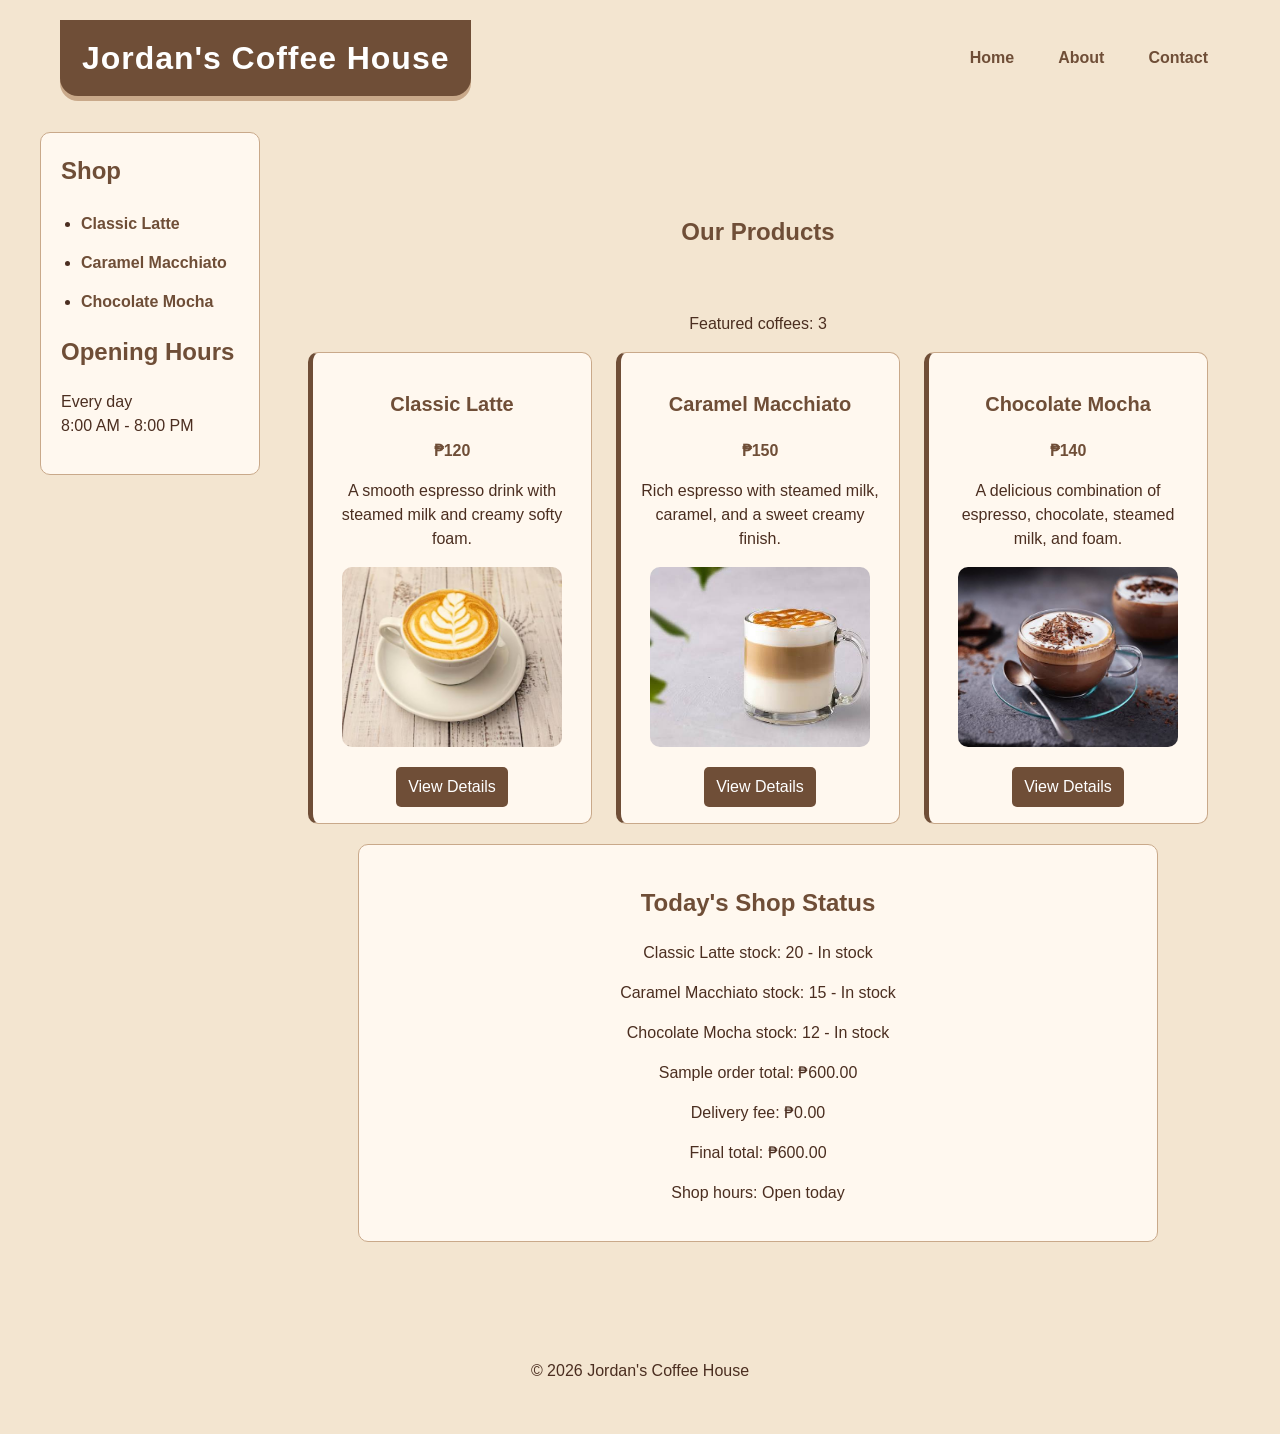
<file: index.html>
<!DOCTYPE html>
<html lang="en">
<head>
    <meta charset="UTF-8">
    <meta name="viewport" content="width=device-width, initial-scale=1.0">
    <title>Jordan's Coffee House</title>
    <link rel="stylesheet" href="Style/style.css">

</head>
<body>
<div class="page">
<header class="site-header">
    <h1 id="shop-name">Jordan's Coffee House</h1>

    <nav>
        <ul>
            <li>
                <a href="index.html">Home</a>
            </li>
            <li>
                <a href="about.html">About</a>
            </li>
            <li>
                <a href="contact.html">Contact</a>
            </li>
        </ul>
    </nav>
</header>

<aside class="shop-sidebar">
    <h2>Shop</h2>
    <ul>
        <li><a href="products/classic-latte.html">Classic Latte</a></li>
        <li><a href="products/caramel-macchiato.html">Caramel Macchiato</a></li>
        <li><a href="products/chocolate-mocha.html">Chocolate Mocha</a></li>
    </ul>
    <h2>Opening Hours</h2>
    <p>Every day<br>8:00 AM - 8:00 PM</p>
</aside>

<main>
    <h2 class="page-heading">Our Products</h2>
    <p>Featured coffees: <span id="product-count">0</span></p>

    <div class="product-grid">
        <article class="product-card">
        <h3 class="product-name">Classic Latte</h3>
        <p>₱120</p>
        <p>A smooth espresso drink with steamed milk and creamy softy foam.</p>
        <img src="image/latte.jpg" alt="A freshly brewed classic latte">
        <a href="products/classic-latte.html">View Details</a>
    </article>

    <article class="product-card">
        <h3 class="product-name">Caramel Macchiato</h3>
        <p>₱150</p>
        <p>Rich espresso with steamed milk, caramel, and a sweet creamy finish.</p>
        <img src="image/caramel macchiato.jpg" alt="A cup of caramel macchiato">
        <a href="products/caramel-macchiato.html">View Details</a>
    </article>

    <article class="product-card">
        <h3 class="product-name">Chocolate Mocha</h3>
        <p>₱140</p>
        <p>A delicious combination of espresso, chocolate, steamed milk, and foam.</p>
        <img src="image/chocolate mocha.jpg" alt="A cup of chocolate mocha coffee">
        <a href="products/chocolate-mocha.html">View Details</a>
        </article>
    </div>

    <section aria-labelledby="shop-status-heading">
        <h2 id="shop-status-heading">Today's Shop Status</h2>
        <p>Classic Latte stock: <span id="classic-latte-stock">Checking stock...</span></p>
        <p>Caramel Macchiato stock: <span id="caramel-macchiato-stock">Checking stock...</span></p>
        <p>Chocolate Mocha stock: <span id="chocolate-mocha-stock">Checking stock...</span></p>
        <p>Sample order total: <span id="order-total">₱0.00</span></p>
        <p>Delivery fee: <span id="delivery-fee">₱0.00</span></p>
        <p>Final total: <span id="final-total">₱0.00</span></p>
        <p>Shop hours: <span id="shop-status">Checking hours...</span></p>
    </section>
</main>

<footer>
    <p id="copyright">&copy; 2026 Jordan's Coffee House</p>
</footer>
</div>
<script src="script.js"></script>
</body>
</html>
</file>
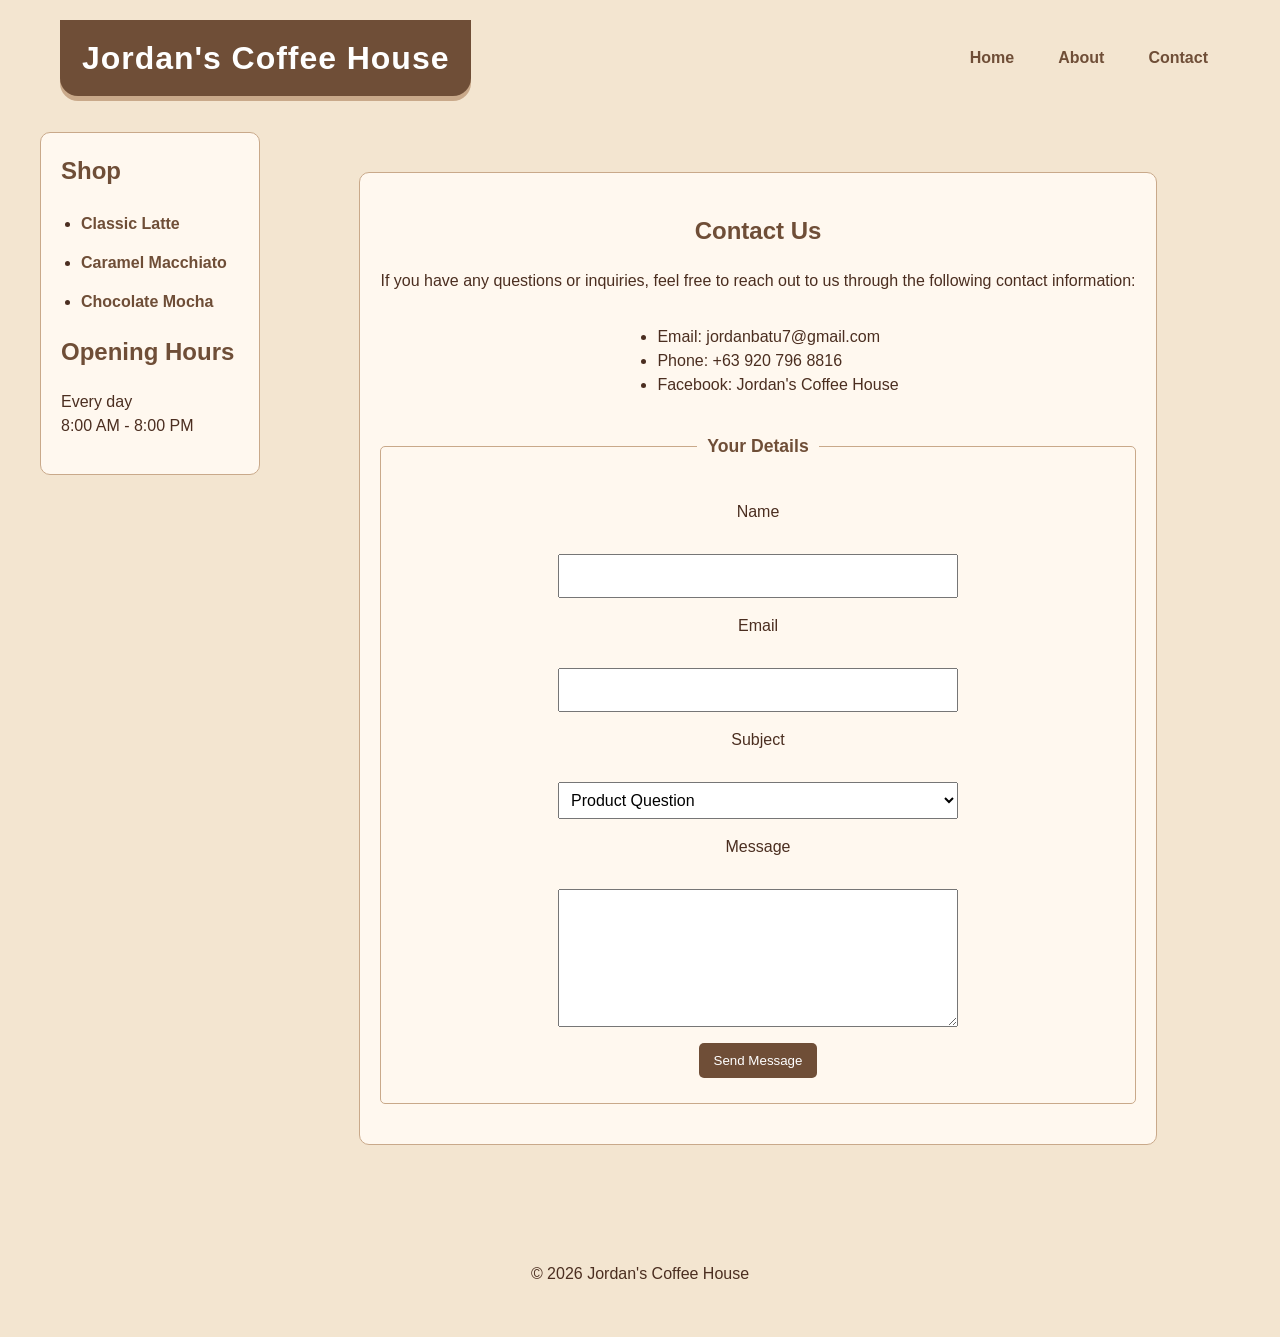
<file: contact.html>
<!DOCTYPE html>
<html lang="en">
<head>
    <meta charset="UTF-8">
    <meta name="viewport" content="width=device-width, initial-scale=1.0">
    <title>Contact Us</title>
    <link rel="stylesheet" href="Style/style.css">

</head>
<body>
    <div class="page">
    <header class="site-header">
        <h1 id="shop-name">Jordan's Coffee House</h1>
        <nav>
            <ul>
                <li><a href="index.html">Home</a></li>
                <li><a href="about.html">About</a></li>
                <li><a href="contact.html">Contact</a></li>
            </ul>
        </nav>
    </header>

    <aside class="shop-sidebar">
        <h2>Shop</h2>
        <ul>
            <li><a href="products/classic-latte.html">Classic Latte</a></li>
            <li><a href="products/caramel-macchiato.html">Caramel Macchiato</a></li>
            <li><a href="products/chocolate-mocha.html">Chocolate Mocha</a></li>
        </ul>
        <h2>Opening Hours</h2>
        <p>Every day<br>8:00 AM - 8:00 PM</p>
    </aside>

    <main>
        <section>
            <h2>Contact Us</h2>

            <p>
                If you have any questions or inquiries, feel free to reach out
                to us through the following contact information:
            </p>

            <ul>
                <li>Email: jordanbatu7@gmail.com</li>
                <li>Phone: +63 920 796 8816</li>
                <li>Facebook: Jordan's Coffee House</li>
            </ul>

            <form class="contact-form" action="#" method="post">

                <fieldset>
                    <legend>Your Details</legend>

                    <p>
                        <label for="name">Name</label><br>
                        <input type="text" id="name" name="name" required>
                    </p>

                    <p>
                        <label for="email">Email</label><br>
                        <input type="email" id="email" name="email" required>
                    </p>

                    <p>
                        <label for="subject">Subject</label><br>
                        <select id="subject" name="subject">
                            <option value="product-question">Product Question</option>
                            <option value="order-status">Order Status</option>
                            <option value="wholesale-inquiry">Wholesale Inquiry</option>
                            <option value="other">Other</option>
                        </select>
                    </p>

                    <p>
                        <label for="message">Message</label><br>
                        <textarea id="message" name="message" rows="5" required></textarea>
                    </p>

                    <button type="submit">Send Message</button>

                </fieldset>

            </form>

        </section>
    </main>

    <footer>
        <p id="copyright">&copy; 2026 Jordan's Coffee House</p>
    </footer>
    </div>
    <script src="script.js"></script>
</body>
</html>
</file>
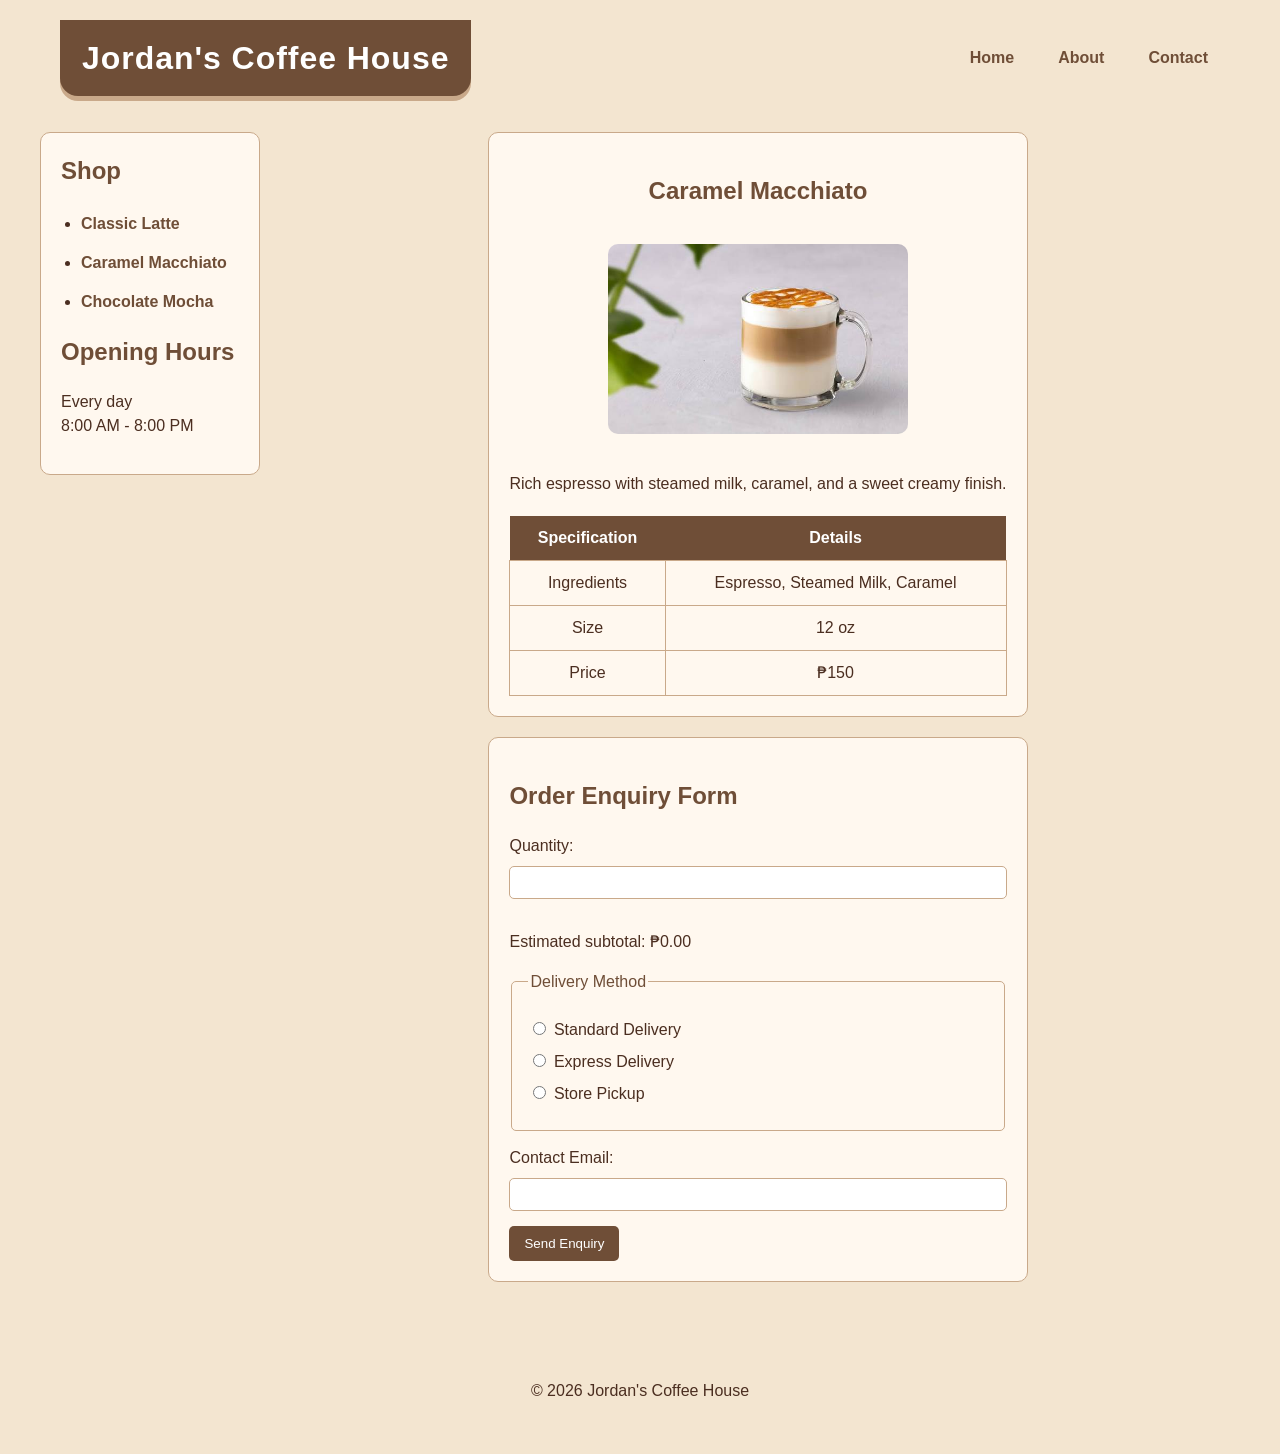
<file: products/caramel-macchiato.html>
<!DOCTYPE html>
<html lang="en">
<head>
    <meta charset="UTF-8">
    <meta name="viewport" content="width=device-width, initial-scale=1.0">
    <title>Caramel Macchiato | Jordan's Coffee House</title>
    <link rel="stylesheet" href="../Style/products.css">
</head>
<body>
    <div class="page">
    <header class="site-header">
        <h1 id="shop-name">Jordan's Coffee House</h1>
        <nav>
            <ul>
                <li><a href="../index.html">Home</a></li>
                <li><a href="../about.html">About</a></li>
                <li><a href="../contact.html">Contact</a></li>
            </ul>
        </nav>
    </header>

    <aside class="shop-sidebar">
        <h2>Shop</h2>
        <ul>
            <li><a href="classic-latte.html">Classic Latte</a></li>
            <li><a href="caramel-macchiato.html">Caramel Macchiato</a></li>
            <li><a href="chocolate-mocha.html">Chocolate Mocha</a></li>
        </ul>
        <h2>Opening Hours</h2>
        <p>Every day<br>8:00 AM - 8:00 PM</p>
    </aside>

    <main>
        <section>
            <h2>Caramel Macchiato</h2>
            <img src="../image/caramel macchiato.jpg" alt="A cup of caramel macchiato">
            <p>Rich espresso with steamed milk, caramel, and a sweet creamy finish.</p>
            <table>
                <tr><th>Specification</th><th>Details</th></tr>
                <tr><td>Ingredients</td><td>Espresso, Steamed Milk, Caramel</td></tr>
                <tr><td>Size</td><td>12 oz</td></tr>
                <tr><td>Price</td><td data-price="150">₱150</td></tr>
            </table>
        </section>

        <section class="order-form">
            <h2>Order Enquiry Form</h2>
            <form action="#" method="post">
                <label for="quantity">Quantity:</label>
                <input type="number" id="quantity" name="quantity" min="1" max="20" required>
                <p>Estimated subtotal: <span id="subtotal">₱0.00</span></p>
                <fieldset>
                    <legend>Delivery Method</legend>
                    <label><input type="radio" name="delivery" value="standard" required> Standard Delivery</label>
                    <label><input type="radio" name="delivery" value="express"> Express Delivery</label>
                    <label><input type="radio" name="delivery" value="pickup"> Store Pickup</label>
                </fieldset>
                <label for="order-email">Contact Email:</label>
                <input type="email" id="order-email" name="order-email" required>
                <button type="submit">Send Enquiry</button>
            </form>
        </section>
    </main>

    <footer><p id="copyright">&copy; 2026 Jordan's Coffee House</p></footer>
    </div>
    <script src="../script.js"></script>
</body>
</html>
</file>
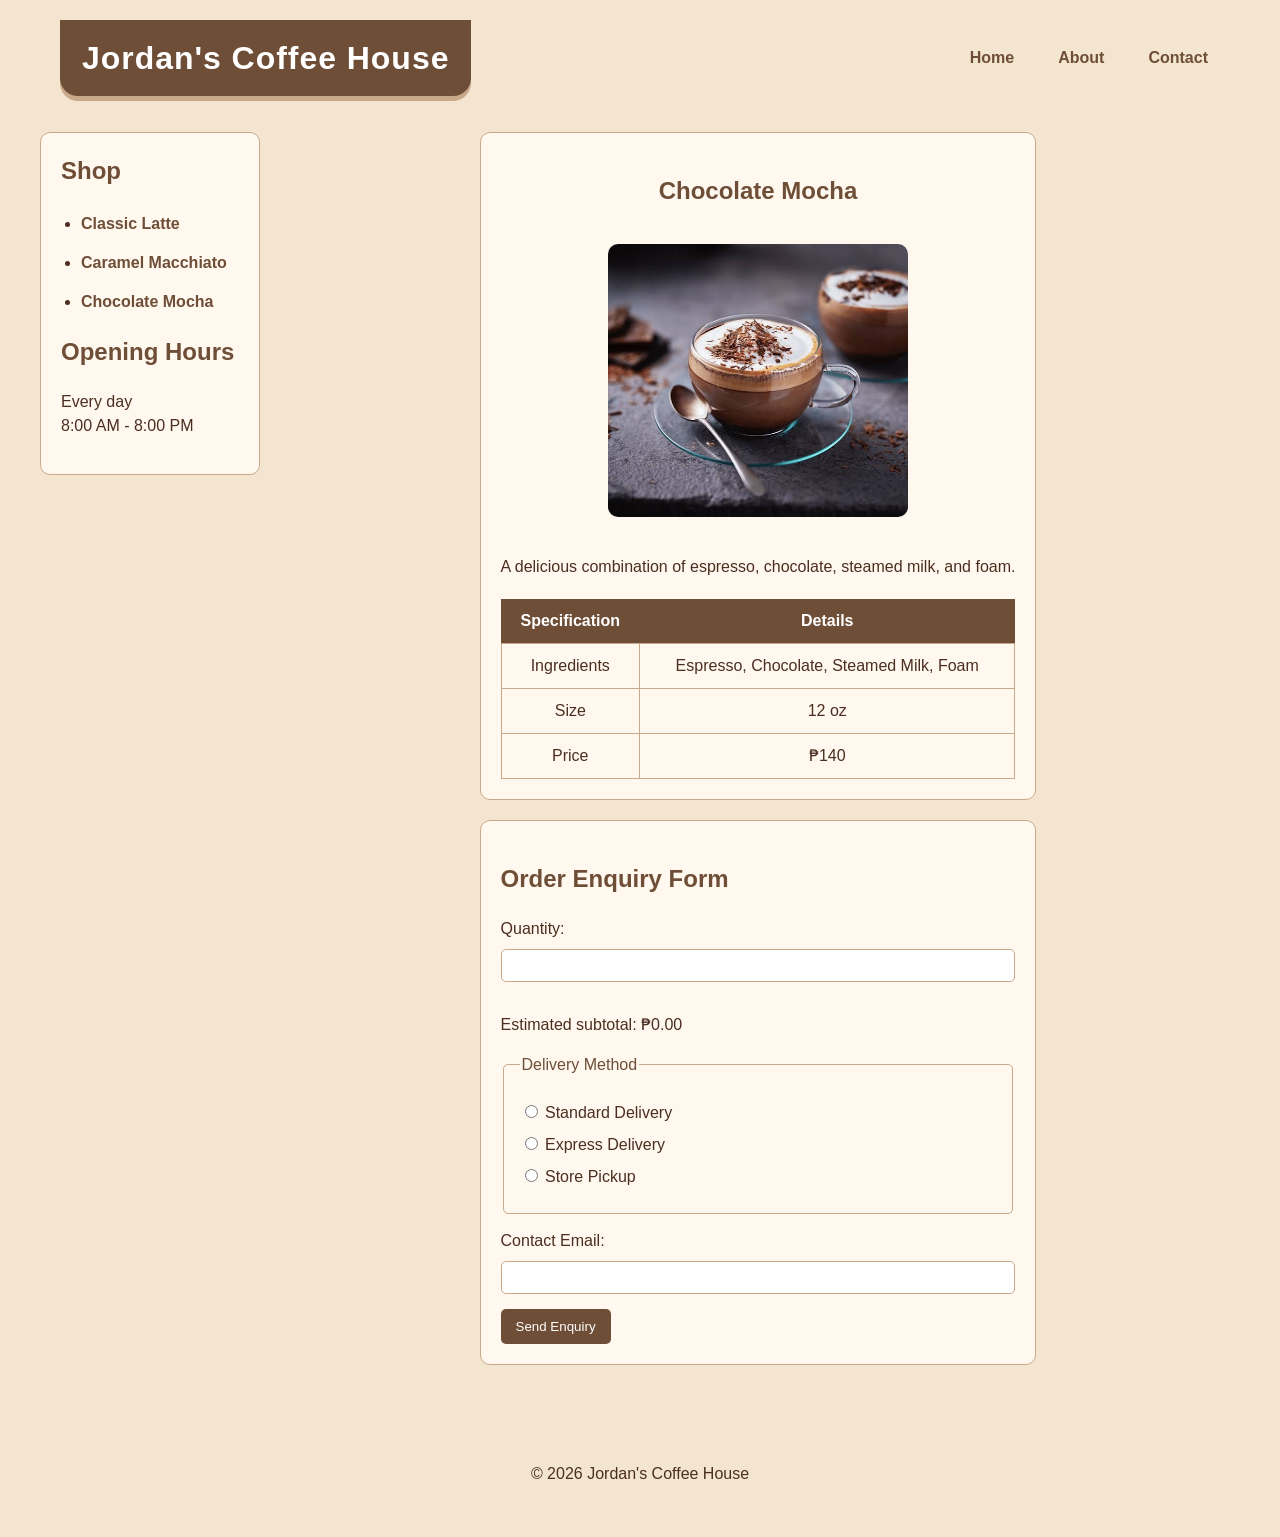
<file: products/chocolate-mocha.html>
<!DOCTYPE html>
<html lang="en">
<head>
    <meta charset="UTF-8">
    <meta name="viewport" content="width=device-width, initial-scale=1.0">
    <title>Chocolate Mocha | Jordan's Coffee House</title>
    <link rel="stylesheet" href="../Style/products.css">
</head>
<body>
    <div class="page">
    <header class="site-header">
        <h1 id="shop-name">Jordan's Coffee House</h1>
        <nav>
            <ul>
                <li><a href="../index.html">Home</a></li>
                <li><a href="../about.html">About</a></li>
                <li><a href="../contact.html">Contact</a></li>
            </ul>
        </nav>
    </header>

    <aside class="shop-sidebar">
        <h2>Shop</h2>
        <ul>
            <li><a href="classic-latte.html">Classic Latte</a></li>
            <li><a href="caramel-macchiato.html">Caramel Macchiato</a></li>
            <li><a href="chocolate-mocha.html">Chocolate Mocha</a></li>
        </ul>
        <h2>Opening Hours</h2>
        <p>Every day<br>8:00 AM - 8:00 PM</p>
    </aside>

    <main>
        <section>
            <h2>Chocolate Mocha</h2>
            <img src="../image/chocolate mocha.jpg" alt="A cup of chocolate mocha coffee">
            <p>A delicious combination of espresso, chocolate, steamed milk, and foam.</p>
            <table>
                <tr><th>Specification</th><th>Details</th></tr>
                <tr><td>Ingredients</td><td>Espresso, Chocolate, Steamed Milk, Foam</td></tr>
                <tr><td>Size</td><td>12 oz</td></tr>
                <tr><td>Price</td><td data-price="140">₱140</td></tr>
            </table>
        </section>

        <section class="order-form">
            <h2>Order Enquiry Form</h2>
            <form action="#" method="post">
                <label for="quantity">Quantity:</label>
                <input type="number" id="quantity" name="quantity" min="1" max="20" required>
                <p>Estimated subtotal: <span id="subtotal">₱0.00</span></p>
                <fieldset>
                    <legend>Delivery Method</legend>
                    <label><input type="radio" name="delivery" value="standard" required> Standard Delivery</label>
                    <label><input type="radio" name="delivery" value="express"> Express Delivery</label>
                    <label><input type="radio" name="delivery" value="pickup"> Store Pickup</label>
                </fieldset>
                <label for="order-email">Contact Email:</label>
                <input type="email" id="order-email" name="order-email" required>
                <button type="submit">Send Enquiry</button>
            </form>
        </section>
    </main>

    <footer><p id="copyright">&copy; 2026 Jordan's Coffee House</p></footer>
    </div>
    <script src="../script.js"></script>
</body>
</html>
</file>
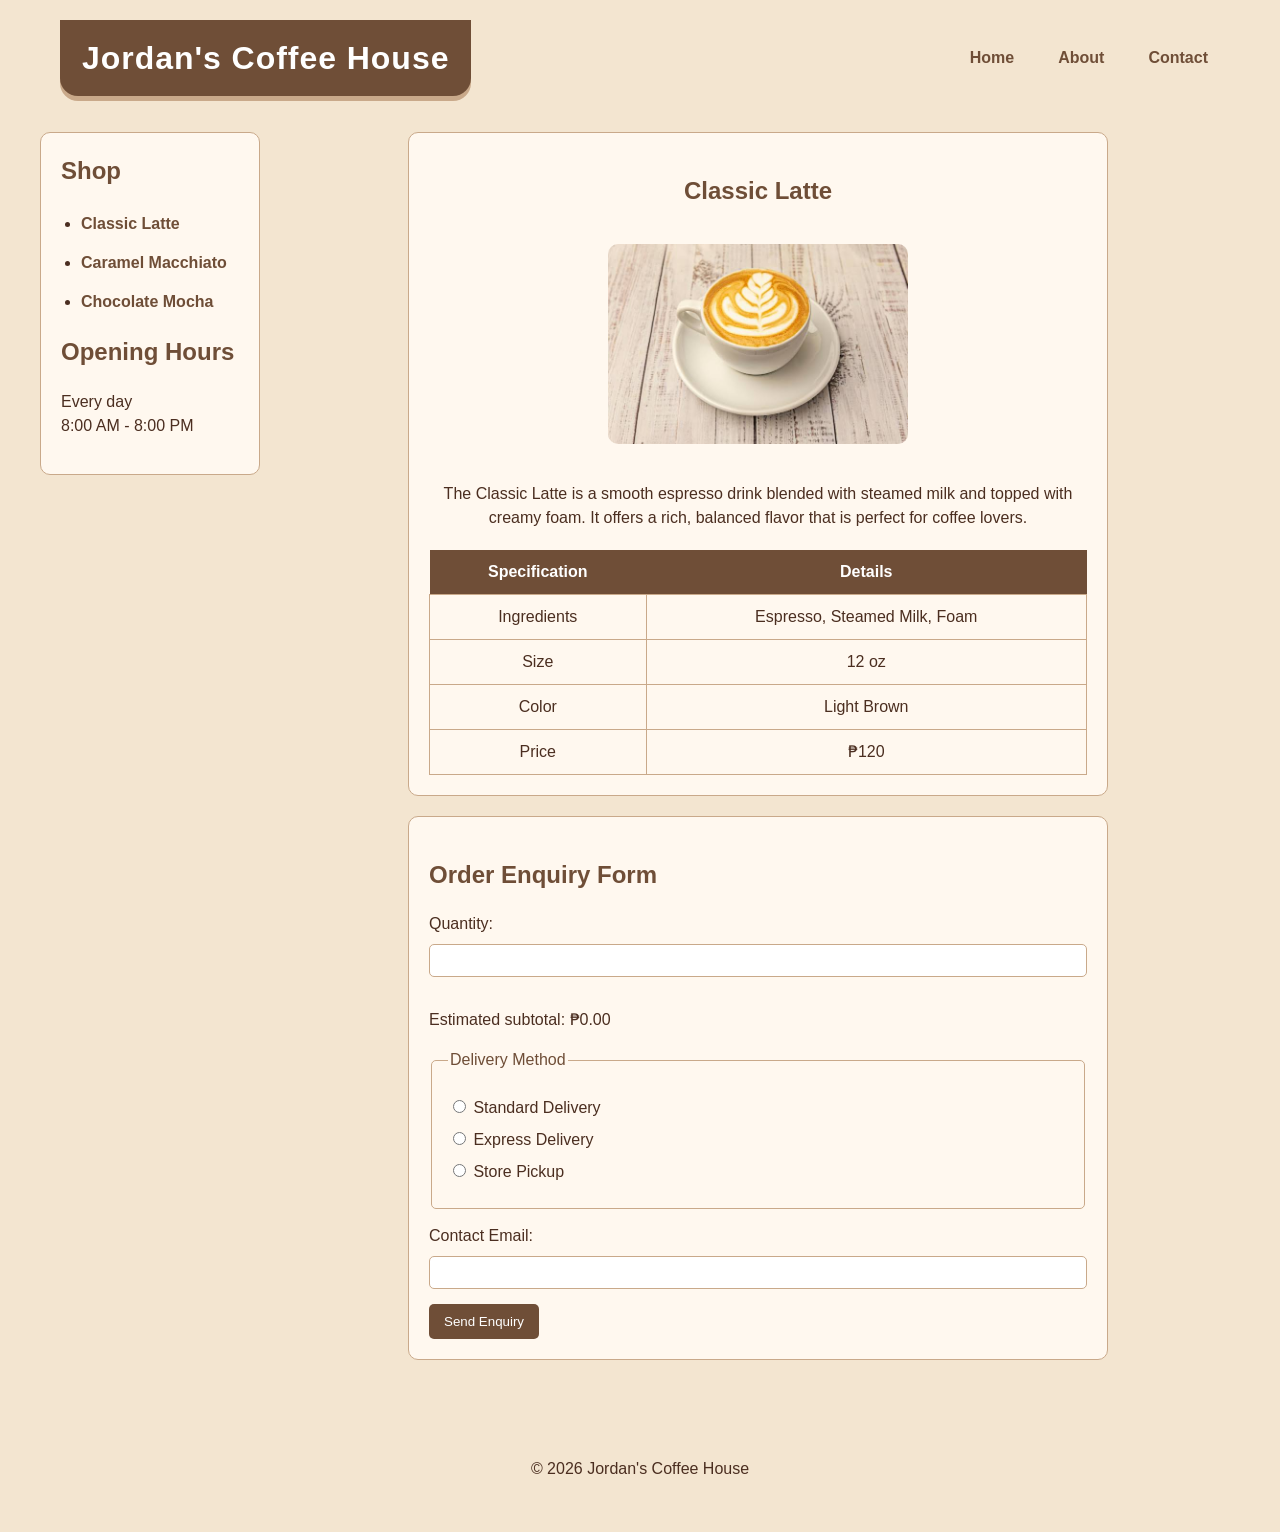
<file: products/classic-latte.html>
<!DOCTYPE html>
<html lang="en">
<head>
    <meta charset="UTF-8">
    <meta name="viewport" content="width=device-width, initial-scale=1.0">
    <title>Classic Latte | Jordan's Coffee House</title>
    <link rel="stylesheet" href="../Style/products.css">
</head>
<body>
    <div class="page">
    <header class="site-header">
        <h1 id="shop-name">Jordan's Coffee House</h1>
        <nav>
            <ul>
                <li><a href="../index.html">Home</a></li>
                <li><a href="../about.html">About</a></li>
                <li><a href="../contact.html">Contact</a></li>
            </ul>
        </nav>
    </header>

    <aside class="shop-sidebar">
        <h2>Shop</h2>
        <ul>
            <li><a href="classic-latte.html">Classic Latte</a></li>
            <li><a href="caramel-macchiato.html">Caramel Macchiato</a></li>
            <li><a href="chocolate-mocha.html">Chocolate Mocha</a></li>
        </ul>
        <h2>Opening Hours</h2>
        <p>Every day<br>8:00 AM - 8:00 PM</p>
    </aside>

    <main>
        <section>
            <h2>Classic Latte</h2>
            <img src="../image/latte.jpg" alt="A freshly brewed classic latte">
            <p>The Classic Latte is a smooth espresso drink blended with steamed milk and topped with creamy foam. It offers a rich, balanced flavor that is perfect for coffee lovers.</p>
            <table>
                <tr><th>Specification</th><th>Details</th></tr>
                <tr><td>Ingredients</td><td>Espresso, Steamed Milk, Foam</td></tr>
                <tr><td>Size</td><td>12 oz</td></tr>
                <tr><td>Color</td><td>Light Brown</td></tr>
                <tr><td>Price</td><td data-price="120">₱120</td></tr>
            </table>
        </section>

        <section class="order-form">
            <h2>Order Enquiry Form</h2>
            <form action="#" method="post">
                <label for="quantity">Quantity:</label>
                <input type="number" id="quantity" name="quantity" min="1" max="20" required>
                <p>Estimated subtotal: <span id="subtotal">₱0.00</span></p>
                <fieldset>
                    <legend>Delivery Method</legend>
                    <label><input type="radio" name="delivery" value="standard" required> Standard Delivery</label>
                    <label><input type="radio" name="delivery" value="express"> Express Delivery</label>
                    <label><input type="radio" name="delivery" value="pickup"> Store Pickup</label>
                </fieldset>
                <label for="order-email">Contact Email:</label>
                <input type="email" id="order-email" name="order-email" required>
                <button type="submit">Send Enquiry</button>
            </form>
        </section>
    </main>

    <footer><p id="copyright">&copy; 2026 Jordan's Coffee House</p></footer>
    </div>
    <script src="../script.js"></script>
</body>
</html>
</file>
<file: Style/style.css>
/* =========================
   1. VARIABLES
========================= */
:root {
    --brand-color: #6f4e37;
    --dark-ink: #4b2e20;
    --muted-grey: #777;
    --light-bg: #f3e5d0;
    --card-bg: #fff8ef;
    --border-color: #c9a98a;
}

/* =========================
   2. BASE STYLES
========================= */
* {
    box-sizing: border-box;
}

.page {
    display: grid;
    grid-template-columns: minmax(0, 1fr);
    grid-template-areas:
        "masthead"
        "main"
        "side"
        "foot";
    gap: 16px;
    max-width: 1200px;
    margin: 0 auto;
}

.site-header {
    grid-area: masthead;
}

.shop-sidebar {
    grid-area: side;
    align-self: start;
    padding: 20px;
    background-color: var(--card-bg);
    border: 1px solid var(--border-color);
    border-radius: 10px;
    text-align: left;
}

.shop-sidebar ul {
    padding-left: 20px;
}

.shop-sidebar a {
    display: inline-block;
    padding: 3px 0;
    font-weight: bold;
    text-decoration: none;
    border-bottom: 1px solid transparent;
}

.shop-sidebar a:hover {
    border-bottom-color: var(--brand-color);
}

.shop-sidebar li {
    margin: 8px 0;
}

.shop-sidebar h2 {
    margin-top: 0;
}

main {
    grid-area: main;
    min-width: 0;
    max-width: none;
    margin: 0;
}

footer {
    grid-area: foot;
}

body {
    font-family: Arial, sans-serif;
    line-height: 1.5;
    background-color: var(--light-bg);
    color: var(--dark-ink);
    text-align: center;
    margin: 0;
    padding: 20px;
}

a {
    color: var(--brand-color);
    text-decoration-thickness: 1px;
    text-underline-offset: 3px;
    transition: color 0.2s ease, background-color 0.2s ease;
}

a:hover {
    color: var(--dark-ink);
}

a:focus-visible {
    outline: 3px solid var(--brand-color);
    outline-offset: 3px;
}

h1 {
    background-color: var(--brand-color);
    color: white;
    padding: 14px 22px;
    margin: 0;
    border-radius: 0 0 18px 18px;
    box-shadow: 0 5px 0 var(--border-color);
    letter-spacing: 0.03em;
}

h2,
h3 {
    color: var(--brand-color);
}

img {
    max-width: 100%;
    border-radius: 10px;
}

/* =========================
   3. LAYOUT REGIONS
========================= */
section {
    background-color: var(--card-bg);
    padding: 20px;
    max-width: 800px;
    margin: 20px auto;
    border: 1px solid var(--muted-grey);
    border-radius: 10px;
}
/* HEADER */
.site-header {
    display: flex;
    flex-direction: column;
    align-items: stretch;
    gap: 12px;
    margin-bottom: 20px;
    padding: 0;
}

/* NAVIGATION */
.site-header nav ul {
    display: flex;
    justify-content: center;
    flex-wrap: wrap;
    gap: 8px;
    list-style: none;
    padding: 0;
    margin: 0;
}
.site-header nav ul li {
    margin: 0;
}

nav a {
    display: block;
    text-decoration: none;
    color: var(--brand-color);
    font-weight: bold;
    padding: 8px 12px;
    border-radius: 5px;
    transition: 0.3s;
}

nav a:hover {
    background-color: var(--brand-color);
    color: white;
}

/* MAIN CONTENT */
.page-heading {
    display: flex;
    justify-content: center;
    align-items: center;
    min-height: 120px;
}

section {
    background-color: var(--card-bg);
    padding: 20px;
    border: 1px solid var(--border-color);
    border-radius: 10px;
}

/* FOOTER */
footer {
    margin-top: 30px;
    padding: 15px;
}

/* =========================
   4. COMPONENTS
========================= */

/* Product Cards */
.product-grid {
    display: flex;
    flex-wrap: wrap;
    gap: 24px;
}

.product-card {
    flex: 1 1 240px;
    padding: 16px;
    background-color: var(--card-bg);
    border: 1px solid var(--border-color);
    border-left: 5px solid var(--brand-color);
    border-radius: 10px;
}

.product-card:hover {
    background-color: #f9ead8;
}

.product-card img {
    display: block;
    width: 100%;
    max-width: 220px;
    height: 180px;
    object-fit: cover;
    margin: 10px auto;
}

.product-card .product-name {
    font-size: 1.25rem;
    color: var(--brand-color);
}

.product-card p:first-of-type {
    font-weight: bold;
    color: var(--brand-color);
}

.product-card a {
    display: inline-block;
    margin-top: 10px;
    padding: 8px 12px;
    background-color: var(--brand-color);
    color: white;
    text-decoration: none;
    border-radius: 5px;
}

/* Tables */
table {
    width: 100%;
    border-collapse: collapse;
    margin-top: 20px;
}

th {
    background-color: var(--brand-color);
    color: white;
    padding: 10px;
}

td {
    padding: 10px;
    border: 1px solid var(--border-color);
}

@media (min-width: 700px) {
    .page {
        grid-template-columns: 220px minmax(0, 1fr);
        grid-template-areas:
            "masthead masthead"
            "side main"
            "foot foot";
    }

    .site-header {
        flex-direction: row;
        justify-content: space-between;
        align-items: center;
        padding: 0 20px;
    }

    .site-header nav ul {
        gap: 20px;
    }

    main {
        max-width: 900px;
        margin: 20px auto;
    }
}
/* Contact form */
fieldset {
    width: 100%;
    max-width: 780px;
    margin: 20px auto;
    padding: 25px 20px;
    border: 1px solid var(--border-color);
    border-radius: 5px;
}

legend {
    padding: 0 10px;
    color: var(--brand-color);
    font-weight: bold;
    font-size: 1.1rem;
    background-color: var(--card-bg);
}

fieldset label {
    display: block;
    margin-top: 15px;
}

fieldset input,
fieldset select,
fieldset textarea {
    display: block;
    width: min(100%, 400px);
    margin: 6px auto 15px;
    padding: 8px;
    font: inherit;
}

.contact-form button {
    background-color: var(--brand-color);
    color: white;
    border: none;
    padding: 10px 15px;
    border-radius: 5px;
    cursor: pointer;
}

.contact-form button:hover {
    background-color: var(--dark-ink);
}

.contact-form input:focus,
.contact-form textarea:focus {
    outline: 3px solid var(--brand-color);
    outline-offset: 2px;
}

/* OrderForms */
.order-form {
    text-align: left;
    margin-top: 30px;
}

.order-form input[type="number"],
.order-form input[type="email"] {
    width: 100%;
    padding: 8px;
    margin: 8px 0 15px;
    border: 1px solid var(--border-color);
    border-radius: 5px;
}

.order-form fieldset {
    border: 1px solid var(--border-color);
    border-radius: 5px;
    padding: 10px;
    margin-bottom: 15px;
}

.order-form legend,
legend {
    color: var(--brand-color);
    font-weight: bold;
}

.order-form button {
    background-color: var(--brand-color);
    color: white;
    border: none;
    padding: 10px 15px;
    border-radius: 5px;
    cursor: pointer;
}

.order-form button:hover {
    background-color: #5a3f2c;
}

/* Lists */
section ul {
    text-align: left;
    display: inline-block;
}
</file>
<file: Style/products.css>
:root {
    --brand: #6f4e37;
    --dark-ink: #4b2e20;
    --light-bg: #f3e5d0;
    --card-bg: #fff8ef;
    --border-color: #c9a98a;
}

* {
    box-sizing: border-box;
}

.page {
    display: grid;
    grid-template-columns: minmax(0, 1fr);
    grid-template-areas:
        "masthead"
        "main"
        "side"
        "foot";
    gap: 16px;
    max-width: 1200px;
    margin: 0 auto;
}

.site-header {
    grid-area: masthead;
}

.shop-sidebar {
    grid-area: side;
    align-self: start;
    padding: 20px;
    background-color: var(--card-bg);
    border: 1px solid var(--border-color);
    border-radius: 10px;
    text-align: left;
}

.shop-sidebar ul {
    padding-left: 20px;
}

.shop-sidebar a {
    display: inline-block;
    padding: 3px 0;
    font-weight: bold;
    text-decoration: none;
    border-bottom: 1px solid transparent;
}

.shop-sidebar a:hover {
    border-bottom-color: var(--brand);
}

.shop-sidebar li {
    margin: 8px 0;
}

.shop-sidebar h2 {
    margin-top: 0;
}

main {
    grid-area: main;
    min-width: 0;
    max-width: none;
    margin: 0;
}

footer {
    grid-area: foot;
}

body {
    font-family: Arial, sans-serif;
    line-height: 1.5;
    background-color: var(--light-bg);
    color: var(--dark-ink);
    text-align: center;
    margin: 0;
    padding: 20px;
}

a {
    color: var(--brand);
    text-decoration-thickness: 1px;
    text-underline-offset: 3px;
    transition: color 0.2s ease, background-color 0.2s ease;
}

a:hover {
    color: var(--dark-ink);
}

a:focus-visible {
    outline: 3px solid var(--brand);
    outline-offset: 3px;
}

h1 {
    background-color: var(--brand);
    color: white;
    padding: 14px 22px;
    margin: 0;
    border-radius: 0 0 18px 18px;
    box-shadow: 0 5px 0 var(--border-color);
    letter-spacing: 0.03em;
}

.site-header {
    display: flex;
    flex-direction: column;
    align-items: stretch;
    gap: 12px;
    margin-bottom: 20px;
    padding: 0;
}


.site-header nav ul {
    display: flex;
    justify-content: center;
    flex-wrap: wrap;
    gap: 8px;
    list-style: none;
    padding: 0;
    margin: 15px 0;
}

.site-header nav li {
    margin: 0;
}

nav a {
    display: block;
    color: var(--brand);
    font-weight: bold;
    text-decoration: none;
    padding: 8px 12px;
    border-radius: 5px;
    transition: 0.3s;
}

nav a:hover {
    background-color: var(--brand);
    color: white;
}

section {
    background-color: var(--card-bg);
    padding: 20px;
    margin-bottom: 20px;
    border: 1px solid var(--border-color);
    border-radius: 10px;
}

h2,
legend {
    color: var(--brand);
}

img {
    width: 300px;
    max-width: 100%;
    border-radius: 10px;
    margin: 15px 0;
}

table {
    width: 100%;
    border-collapse: collapse;
    margin-top: 20px;
}

th {
    background-color: var(--brand);
    color: white;
    padding: 10px;
}

td {
    padding: 10px;
    border: 1px solid var(--border-color);
}

.order-form {
    text-align: left;
}

.order-form input[type="number"],
.order-form input[type="email"] {
    width: 100%;
    padding: 8px;
    margin: 8px 0 15px;
    border: 1px solid var(--border-color);
    border-radius: 5px;
}

.order-form fieldset {
    padding: 16px;
    margin-bottom: 15px;
    border: 1px solid var(--border-color);
    border-radius: 5px;
}

.order-form fieldset label {
    display: block;
    margin: 8px 0;
}

.order-form input:focus {
    outline: 3px solid var(--brand);
    outline-offset: 2px;
}

.order-form button {
    background-color: var(--brand);
    color: white;
    border: none;
    padding: 10px 15px;
    border-radius: 5px;
    cursor: pointer;
}

.order-form button:hover {
    background-color: var(--dark-ink);
}

footer {
    margin-top: 30px;
    padding: 15px;
}

@media (min-width: 700px) {
    .page {
        grid-template-columns: 220px minmax(0, 1fr);
        grid-template-areas:
            "masthead masthead"
            "side main"
            "foot foot";
    }

    .site-header {
        flex-direction: row;
        justify-content: space-between;
        align-items: center;
        padding: 0 20px;
    }

    .site-header nav ul {
        gap: 20px;
    }

    main {
        max-width: 700px;
        margin: auto;
    }
}
</file>
